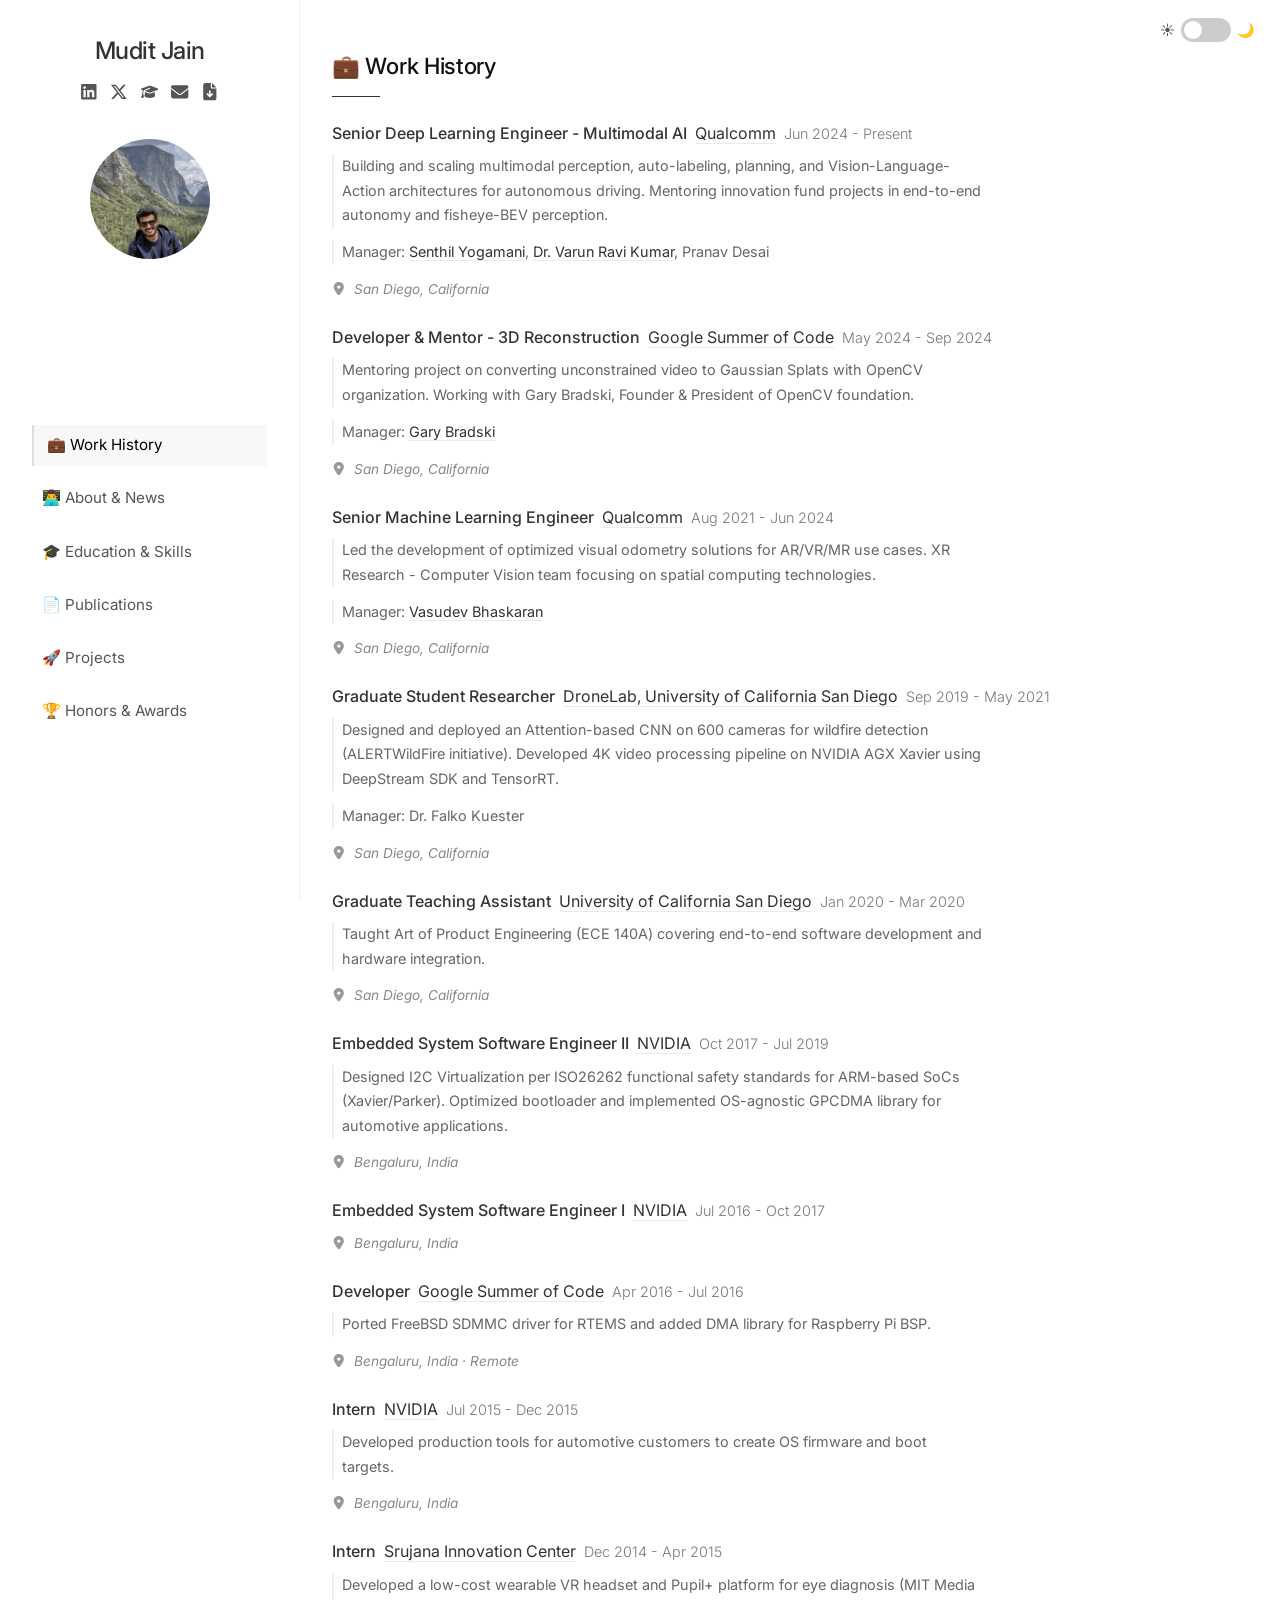
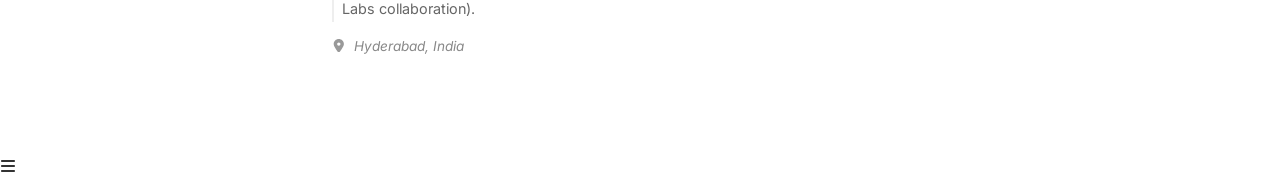
<file: index.html>
<!DOCTYPE html>
<html lang="en">
<head>
  <meta charset="UTF-8">
  <meta name="viewport" content="width=device-width, initial-scale=1.0">
  <meta name="description" content="Mudit Jain — Senior Deep Learning Engineer (Multimodal AI). 3D/2D Machine Learning, SLAM, Computer Vision, GPU programming, and Embedded Systems for autonomous driving.">
  <meta name="author" content="Mudit Jain">
  <link rel="canonical" href="https://mudit1729.github.io/">
  <title>Mudit Jain — Senior Deep Learning Engineer, Multimodal AI</title>

  <!-- Open Graph (LinkedIn, Facebook, Slack) -->
  <meta property="og:type" content="profile">
  <meta property="og:site_name" content="Mudit Jain">
  <meta property="og:title" content="Mudit Jain — Senior Deep Learning Engineer, Multimodal AI">
  <meta property="og:description" content="3D/2D Machine Learning, SLAM, Computer Vision, GPU programming, and Embedded Systems for autonomous driving.">
  <meta property="og:url" content="https://mudit1729.github.io/">
  <meta property="og:image" content="https://mudit1729.github.io/og-image.jpg">
  <meta property="og:image:width" content="800">
  <meta property="og:image:height" content="800">
  <meta property="og:image:alt" content="Mudit Jain">
  <meta property="profile:first_name" content="Mudit">
  <meta property="profile:last_name" content="Jain">

  <!-- Twitter / X -->
  <meta name="twitter:card" content="summary">
  <meta name="twitter:site" content="@Mudit1729">
  <meta name="twitter:creator" content="@Mudit1729">
  <meta name="twitter:title" content="Mudit Jain — Senior Deep Learning Engineer, Multimodal AI">
  <meta name="twitter:description" content="3D/2D Machine Learning, SLAM, Computer Vision, GPU programming, and Embedded Systems for autonomous driving.">
  <meta name="twitter:image" content="https://mudit1729.github.io/og-image.jpg">

  <!-- Structured data -->
  <script type="application/ld+json">
  {
    "@context": "https://schema.org",
    "@type": "Person",
    "name": "Mudit Jain",
    "url": "https://mudit1729.github.io/",
    "image": "https://mudit1729.github.io/og-image.jpg",
    "jobTitle": "Senior Deep Learning Engineer, Multimodal AI",
    "worksFor": { "@type": "Organization", "name": "Qualcomm" },
    "alumniOf": [
      { "@type": "CollegeOrUniversity", "name": "University of California San Diego" },
      { "@type": "CollegeOrUniversity", "name": "Birla Institute of Technology and Science, Pilani" }
    ],
    "knowsAbout": ["Multimodal AI", "Computer Vision", "SLAM", "Autonomous Driving", "Deep Learning", "GPU Programming", "3D Reconstruction"],
    "sameAs": [
      "https://www.linkedin.com/in/muditj1729/",
      "https://x.com/Mudit1729",
      "https://scholar.google.com/citations?hl=en&user=PRbyQEAAAAAJ",
      "https://github.com/mudit1729"
    ]
  }
  </script>
  <link rel="icon" href="data:image/svg+xml,<svg xmlns=%22http://www.w3.org/2000/svg%22 viewBox=%220 0 100 100%22><text y=%22.9em%22 font-size=%2290%22>🚀</text></svg>">
  <link rel="preload" href="https://fonts.googleapis.com/css2?family=Inter:wght@300;400;500;600&display=swap" as="style">
  <link rel="preconnect" href="https://fonts.googleapis.com">
  <link rel="preconnect" href="https://fonts.gstatic.com" crossorigin>
  <link href="https://fonts.googleapis.com/css2?family=Inter:wght@300;400;500;600&display=swap" rel="stylesheet" media="print" onload="this.media='all'">
  <!-- Icons are inlined as SVG (see sprite in <body>); no external icon font needed. -->
  <noscript>
    <link href="https://fonts.googleapis.com/css2?family=Inter:wght@300;400;500;600&display=swap" rel="stylesheet">
  </noscript>
  <style>
    /* Critical CSS for above-the-fold content */
    body {font-family:'Inter',sans-serif;background:#fff;color:#333;line-height:1.6;transition:background-color 0.3s ease, color 0.3s ease;}
    body.dark-mode {background:#1a1a1a;color:#eee;}
    .container {display:flex;min-height:100vh;}
    .sidebar {width:300px;padding:2rem;position:fixed;top:0;left:0;bottom:0;background:#fff;border-right:1px solid #f0f0f0;display:flex;flex-direction:column;transition:background-color 0.3s ease, border-color 0.3s ease;}
    body.dark-mode .sidebar {background:#1a1a1a;border-right:1px solid #333;}
    .profile-section {display:flex;align-items:center;justify-content:center;flex-direction:column;margin-bottom:1rem;flex:0 0 auto;}
    .profile-img {width:120px;height:120px;border-radius:50%;object-fit:cover;}
    .header-title {text-align:center;margin-bottom:1rem;}
    .sidebar h1 {font-weight:500;letter-spacing:-0.5px;font-size:1.5rem;margin-bottom:0.5rem;}
    .social-icons {display:flex;gap:0.8rem;justify-content:center;margin-bottom:1rem;}
    .social-icons a {color:#555;font-size:1.1rem;transition:color 0.3s ease;}
    body.dark-mode .social-icons a {color:#aaa;}
    .nav-container {flex:1 0 auto;display:flex;flex-direction:column;justify-content:center;margin:2rem 0;}
    .nav-links {list-style:none;}
    .nav-links li {margin-bottom:0.8rem;}
    .nav-links a {display:block;padding:0.5rem;text-decoration:none;color:#555;font-size:0.95rem;transition:all 0.3s ease;border-left:2px solid transparent;}
    body.dark-mode .nav-links a {color:#aaa;}
    .main-content {margin-left:300px;padding:2rem;width:calc(100% - 300px);transition:margin-left 0.5s ease,width 0.5s ease;}
    .theme-switch-wrapper {
      display: flex;
      align-items: center;
      position: absolute;
      top: 18px;
      right: 20px;
      z-index: 10;
    }
    .theme-switch {display:inline-block;position:relative;width:50px;height:24px;}
    .theme-switch input {opacity:0;width:0;height:0;}
    .slider {position:absolute;cursor:pointer;top:0;left:0;right:0;bottom:0;background-color:#ccc;transition:.4s;border-radius:24px;}
    .slider:before {position:absolute;content:"";height:18px;width:18px;left:3px;bottom:3px;background-color:white;transition:.4s;border-radius:50%;}
    input:checked + .slider {background-color:#6a5acd;}
    input:checked + .slider:before {transform:translateX(26px);}
    .theme-icon {margin:0 6px;font-size:14px;color:#555;}
    body.dark-mode .theme-icon {color:#aaa;}
    .ic {width:1em;height:1em;fill:currentColor;display:inline-block;vertical-align:-0.125em;flex:none;}
    .skip-link {position:absolute;left:-9999px;top:auto;background:#6a5acd;color:#fff;padding:0.6rem 1rem;border-radius:4px;z-index:2000;text-decoration:none;}
    .skip-link:focus {left:1rem;top:1rem;}
  </style>
  <style>
    /* Basic Reset */
    * {
      margin: 0;
      padding: 0;
      box-sizing: border-box;
      scroll-behavior: smooth;
    }
    body {
      font-family: 'Inter', sans-serif;
      background: #ffffff;
      color: #333;
      line-height: 1.6;
      overflow-x: hidden;
      transition: background-color 0.3s ease, color 0.3s ease;
    }
    body.dark-mode {
      background: #1a1a1a;
      color: #eee;
    }
    .container {
      display: flex;
      min-height: 100vh;
      position: relative;
    }
    .sidebar {
      width: 300px;
      padding: 2rem;
      position: fixed;
      top: 0;
      left: 0;
      bottom: 0;
      background: #fff;
      border-right: 1px solid #f0f0f0;
      overflow-y: hidden; /* Hide scrollbar */
      transition: transform 0.5s ease, background-color 0.3s ease, border-color 0.3s ease;
      display: flex;
      flex-direction: column;
    }
    body.dark-mode .sidebar {
      background: #1a1a1a;
      border-right: 1px solid #333;
    }
    body.dark-mode section h2,
    body.dark-mode .position,
    body.dark-mode .education-item h3,
    body.dark-mode .project-item h3,
    body.dark-mode .award-item h3,
    body.dark-mode .blog-item h3,
    body.dark-mode .company,
    body.dark-mode h3 {
      color: #eee;
    }
    .main-content {
      margin-left: 300px;
      padding: 2rem;
      width: calc(100% - 300px);
      transition: margin-left 0.5s ease, width 0.5s ease;
      position: relative; /* For custom scrollbar positioning */
    }
    
    /* Hide default scrollbar for all browsers */
    .main-content::-webkit-scrollbar {
      display: none;
    }
    
    /* For Firefox */
    .main-content {
      scrollbar-width: none;
    }
    
    /* For IE and Edge */
    .main-content {
      -ms-overflow-style: none;
    }
    
    .header-title {
      text-align: center;
      margin-bottom: 1rem;
    }
    .sidebar h1 {
      font-weight: 500;
      letter-spacing: -0.5px;
      font-size: 1.5rem;
      margin-bottom: 0.5rem;
      transition: color 0.3s ease;
    }
    .social-icons {
      display: flex;
      gap: 0.8rem;
      justify-content: center;
      margin-bottom: 1rem;
    }
    .social-icons a {
      color: #555;
      font-size: 1.1rem;
      transition: color 0.3s ease;
    }
    .social-icons a:hover {
      color: #000;
    }
    body.dark-mode .social-icons a {
      color: #aaa;
    }
    body.dark-mode .social-icons a:hover {
      color: #fff;
    }
    .profile-section {
      display: flex;
      align-items: center;
      justify-content: center;
      flex-direction: column;
      margin-bottom: 1rem;
      flex: 0 0 auto;
    }
    .nav-container {
      flex: 1 0 auto;
      display: flex;
      flex-direction: column;
      justify-content: center;
      margin: 2rem 0;
    }
    .profile-img {
      width: 120px;
      height: 120px;
      border-radius: 50%;
      object-fit: cover;
      margin-bottom: 1.2rem;
      filter: grayscale(20%);
      transition: filter 0.3s ease;
    }
    .profile-img:hover {
      filter: grayscale(0%);
    }
    .intro {
      text-align: center;
      margin: 0 auto 1.5rem;
      color: #444;
      font-weight: 300;
      font-size: 0.95rem;
    }
    .download-cv {
      display: inline-block;
      padding: 0.6rem 1.2rem;
      background: #f5f5f5;
      color: #333;
      text-decoration: none;
      border-radius: 4px;
      font-size: 0.9rem;
      border: 1px solid #e0e0e0;
      transition: all 0.3s ease;
      margin-bottom: 1rem;
    }
    .download-cv:hover {
      background: #e9e9e9;
    }
    body.dark-mode .download-cv {
      background: #2a2a2a;
      color: #eee;
      border: 1px solid #444;
    }
    body.dark-mode .download-cv:hover {
      background: #333;
    }
    .nav-links {
      list-style: none;
    }
    .nav-links li {
      margin-bottom: 0.8rem;
    }
    .nav-links a {
      display: block;
      padding: 0.5rem;
      text-decoration: none;
      color: #555;
      font-size: 0.95rem;
      transition: all 0.3s ease;
      border-left: 2px solid transparent;
    }
    .nav-links a:hover, .nav-links a.active {
      color: #000;
      background: #f8f8f8;
      border-left: 2px solid #ddd;
      padding-left: 0.8rem;
    }
    body.dark-mode .nav-links a {
      color: #aaa;
    }
    body.dark-mode .nav-links a:hover, body.dark-mode .nav-links a.active {
      color: #fff;
      background: #2a2a2a;
      border-left: 2px solid #555;
    }
    section {
      margin-bottom: 4rem;
      padding-top: 1rem;
    }
    section h2 {
      font-size: 1.4rem;
      font-weight: 500;
      margin-bottom: 1.5rem;
      letter-spacing: -0.3px;
      color: #111;
      position: relative;
      padding-bottom: 0.8rem;
      transition: color 0.3s ease;
    }
    section h2::after {
      content: "";
      position: absolute;
      left: 0;
      bottom: 0;
      height: 1px;
      width: 3rem;
      background: #333;
      transition: background-color 0.3s ease;
    }
    body.dark-mode section h2::after {
      background: #ccc;
    }
    body.dark-mode .sidebar h1 {
      color: #eee;
    }
    .news p {
      margin-bottom: 0.8rem;
      font-size: 0.95rem;
    }
    p {
      color: #555;
      margin-bottom: 0.8rem;
      font-size: 0.95rem;
      max-width: 650px;
      line-height: 1.7;
      transition: color 0.3s ease;
    }
    body.dark-mode p,
    body.dark-mode .company a,
    body.dark-mode .duration,
    body.dark-mode .location,
    body.dark-mode .description,
    body.dark-mode .project-meta,
    body.dark-mode .award-meta,
    body.dark-mode .education-degree,
    body.dark-mode .education-year,
    body.dark-mode .education-details {
      color: #bbb;
    }
    .experience-list {
      list-style: none;
    }
    .experience-item {
      margin-bottom: 1.5rem;
      position: relative;
    }
    .experience-header {
      display: flex;
      flex-wrap: wrap;
      margin-bottom: 0.5rem;
      align-items: baseline;
    }
    .position {
      font-weight: 500;
      color: #333;
      margin-right: 0.5rem;
      font-size: 1rem;
      transition: color 0.3s ease;
    }
    .company {
      font-weight: 400;
      color: #555;
      margin-right: 0.5rem;
      font-size: 1rem;
      transition: color 0.3s ease;
    }
    .company::selection {
      background: #f0f0f0;
    }
    .duration {
      font-weight: 300;
      color: #777;
      font-size: 0.9rem;
    }
    .description {
      color: #666;
      font-size: 0.9rem;
      padding-left: 0.5rem;
      border-left: 2px solid #eee;
      transition: color 0.3s ease, border-color 0.3s ease;
    }
    body.dark-mode .description {
      border-left: 2px solid #444;
    }
    .description a {
      color: #333;
      text-decoration: none;
      border-bottom: 1px solid #eaeaea;
      transition: all 0.3s ease;
    }
    .description a:hover {
      color: #000;
      border-bottom: 1px solid #999;
    }
    .description.small {
      font-size: 0.85rem;
      color: #777;
    }
    .skills-container {
      display: flex;
      flex-wrap: wrap;
      gap: 0.5rem;
    }
    .skill-tag {
      background: #f5f5f5;
      padding: 0.4rem 0.8rem;
      border-radius: 3px;
      font-size: 0.85rem;
      color: #444;
      transition: all 0.3s ease;
    }
    .skill-tag:hover {
      background: #eaeaea;
    }
    body.dark-mode .skill-tag {
      background: #2a2a2a;
      color: #ddd;
    }
    body.dark-mode .skill-tag:hover {
      background: #333;
    }
    .education-item {
      margin-bottom: 1rem;
    }
    .education-item h3 {
      font-weight: 500;
      font-size: 1rem;
      color: #333;
      margin-bottom: 0.3rem;
      transition: color 0.3s ease;
    }
    .education-details {
      font-size: 0.9rem;
      color: #666;
      margin-bottom: 0.3rem;
    }
    .project-item {
      margin-bottom: 1.8rem;
    }
    .project-item h3 {
      font-weight: 500;
      font-size: 1.05rem;
      color: #333;
      margin-bottom: 0.4rem;
      transition: color 0.3s ease;
    }
    .project-item h3 a {
      color: #333;
      text-decoration: none;
      border-bottom: 1px solid #eaeaea;
      transition: all 0.3s ease;
    }
    .project-item h3 a:hover {
      color: #000;
      border-bottom: 1px solid #999;
    }
    body.dark-mode .project-item h3 a {
      color: #ddd;
      border-bottom: 1px solid #444;
    }
    body.dark-mode .project-item h3 a:hover,
    body.dark-mode .company a:hover,
    body.dark-mode .blog-item h3 a:hover,
    body.dark-mode .description a:hover {
      color: #fff;
      border-bottom: 1px solid #777;
    }
    .project-item p {
      margin-bottom: 0.5rem;
      line-height: 1.5;
    }
    .project-meta {
      font-size: 0.8rem;
      color: #888;
      margin-top: 0.3rem;
      font-style: italic;
    }
    .location {
      font-size: 0.85rem;
      color: #888;
      font-style: italic;
      margin-top: 0.4rem;
    }
    .location .ic {
      margin-right: 0.3rem;
      color: #999;
    }
    .company a {
      color: #333;
      text-decoration: none;
      border-bottom: 1px solid #eaeaea;
      transition: all 0.3s ease;
    }
    .company a:hover {
      color: #000;
      border-bottom: 1px solid #999;
    }
    body.dark-mode .company a,
    body.dark-mode .blog-item h3 a,
    body.dark-mode .description a {
      color: #bbb;
      border-bottom: 1px solid #444;
    }
    .award-item {
      margin-bottom: 1.5rem;
    }
    .award-item h3 {
      font-weight: 500;
      font-size: 1.05rem;
      color: #333;
      margin-bottom: 0.2rem;
      transition: color 0.3s ease;
    }
    .award-meta {
      font-size: 0.8rem;
      color: #888;
      margin-bottom: 0.4rem;
      font-style: italic;
    }
    .education-item {
      margin-bottom: 2rem;
      position: relative;
    }
    .education-header {
      display: flex;
      justify-content: space-between;
      align-items: baseline;
      margin-bottom: 0.3rem;
    }
    .education-item h3 {
      font-weight: 500;
      font-size: 1.05rem;
      color: #333;
      margin-bottom: 0;
    }
    .education-year {
      font-size: 0.9rem;
      color: #777;
      font-weight: 400;
    }
    .education-degree {
      font-size: 0.95rem;
      color: #555;
      margin-bottom: 0.7rem;
    }
    .education-details-container {
      display: flex;
      flex-wrap: wrap;
      gap: 0.5rem;
    }
    .education-tag {
      background: #f0f0f0;
      padding: 0.3rem 0.7rem;
      border-radius: 3px;
      font-size: 0.8rem;
      color: #555;
      transition: background-color 0.3s ease, color 0.3s ease;
    }
    body.dark-mode .education-tag {
      background: #2a2a2a;
      color: #ccc;
    }
    @media (max-width: 768px) {
      .sidebar {
        transform: translateX(-100%);
        z-index: 1000;
      }
      .main-content {
        margin-left: 0;
        width: 100%;
      }
      .menu-toggle {
        display: block;
        position: fixed;
        top: 10px;
        right: 10px;
        z-index: 1001;
        background: #fff;
        border: 1px solid #eee;
        padding: 0.5rem;
        border-radius: 3px;
        cursor: pointer;
      }
      body.menu-open .sidebar {
        transform: translateX(0);
      }
    }
  </style>
</head>
<body>
  <a href="#main" class="skip-link">Skip to content</a>

  <!-- Inline icon sprite (replaces Font Awesome) -->
  <svg width="0" height="0" style="position:absolute;overflow:hidden" aria-hidden="true" focusable="false">
    <symbol id="i-linkedin" viewBox="0 0 448 512"><path d="M416 32H31.9C14.3 32 0 46.5 0 64.3v383.4C0 465.5 14.3 480 31.9 480H416c17.6 0 32-14.5 32-32.3V64.3c0-17.8-14.4-32.3-32-32.3zM135.4 416H69V202.2h66.5V416zm-33.2-243c-21.3 0-38.5-17.3-38.5-38.5S80.9 96 102.2 96c21.2 0 38.5 17.3 38.5 38.5 0 21.3-17.2 38.5-38.5 38.5zm282.1 243h-66.4V312c0-24.8-.5-56.7-34.5-56.7-34.6 0-39.9 27-39.9 54.9V416h-66.4V202.2h63.7v29.2h.9c8.9-16.8 30.6-34.5 62.9-34.5 67.2 0 79.7 44.3 79.7 101.9V416z"/></symbol>
    <symbol id="i-x-twitter" viewBox="0 0 512 512"><path d="M389.2 48h70.6L305.6 224.2 487 464H345L233.7 318.6 106.5 464H35.8L200.7 275.5 26.8 48H172.4L272.9 180.9 389.2 48zM364.4 421.8h39.1L151.1 88h-42L364.4 421.8z"/></symbol>
    <symbol id="i-github" viewBox="0 0 496 512"><path d="M165.9 397.4c0 2-2.3 3.6-5.2 3.6-3.3.3-5.6-1.3-5.6-3.6 0-2 2.3-3.6 5.2-3.6 3-.3 5.6 1.3 5.6 3.6zm-31.1-4.5c-.7 2 1.3 4.3 4.3 4.9 2.6 1 5.6 0 6.2-2s-1.3-4.3-4.3-5.2c-2.6-.7-5.5.3-6.2 2.3zm44.2-1.7c-2.9.7-4.9 2.6-4.6 4.9.3 2 2.9 3.3 5.9 2.6 2.9-.7 4.9-2.6 4.6-4.6-.3-1.9-3-3.2-5.9-2.9zM244.8 8C106.1 8 0 113.3 0 252c0 110.9 69.8 205.8 169.5 239.2 12.8 2.3 17.3-5.6 17.3-12.1 0-6.2-.3-40.4-.3-61.4 0 0-70 15-84.7-29.8 0 0-11.4-29.1-27.8-36.6 0 0-22.9-15.7 1.6-15.4 0 0 24.9 2 38.6 25.8 21.9 38.6 58.6 27.5 72.9 20.9 2.3-16 8.8-27.1 16-33.7-55.9-6.2-112.3-14.3-112.3-110.5 0-27.5 7.6-41.3 23.6-58.9-2.6-6.5-11.1-33.3 2.6-67.9 20.9-6.5 69 27 69 27 20-5.6 41.5-8.5 62.8-8.5s42.8 2.9 62.8 8.5c0 0 48.1-33.6 69-27 13.7 34.7 5.2 61.4 2.6 67.9 16 17.7 25.8 31.5 25.8 58.9 0 96.5-58.9 104.2-114.8 110.5 9.2 7.9 17 22.9 17 46.4 0 33.7-.3 75.4-.3 83.6 0 6.5 4.6 14.4 17.3 12.1C428.2 457.8 496 362.9 496 252 496 113.3 383.5 8 244.8 8zM97.2 352.9c-1.3 1-1 3.3.7 5.2 1.6 1.6 3.9 2.3 5.2 1 1.3-1 1-3.3-.7-5.2-1.6-1.6-3.9-2.3-5.2-1zm-10.8-8.1c-.7 1.3.3 2.9 2.3 3.9 1.6 1 3.6.7 4.3-.7.7-1.3-.3-2.9-2.3-3.9-2-.6-3.6-.3-4.3.7zm32.4 35.6c-1.6 1.3-1 4.3 1.3 6.2 2.3 2.3 5.2 2.6 6.5 1 1.3-1.3.7-4.3-1.3-6.2-2.2-2.3-5.2-2.6-6.5-1zm-11.4-14.7c-1.6 1-1.6 3.6 0 5.9 1.6 2.3 4.3 3.3 5.6 2.3 1.6-1.3 1.6-3.9 0-6.2-1.4-2.3-4-3.3-5.6-2z"/></symbol>
    <symbol id="i-graduation-cap" viewBox="0 0 640 512"><path d="M320 32c-8.1 0-16.1 1.4-23.7 4.1L15.8 137.4C6.3 140.9 0 149.9 0 160s6.3 19.1 15.8 22.6l57.9 20.9C57.3 229.3 48 259.8 48 291.9l0 28.1c0 28.4-10.8 57.7-22.3 80.8c-6.5 13-13.9 25.8-22.5 37.6C0 442.7-.9 448.3 .9 453.4s6 8.9 11.2 10.2l64 16c4.2 1.1 8.7 .3 12.4-2s6.3-6.1 7.1-10.4c8.6-42.8 4.3-81.2-2.1-108.7C90.3 344.3 86 329.8 80 316.5l0-24.6c0-30.2 10.2-58.7 27.9-81.5c12.9-15.5 29.6-28 49.2-35.7l157-61.7c8.2-3.2 17.5 .8 20.7 9s-.8 17.5-9 20.7l-157 61.7c-12.4 4.9-23.3 12.4-32.2 21.6l159.6 57.6c7.6 2.7 15.6 4.1 23.7 4.1s16.1-1.4 23.7-4.1L624.2 182.6c9.5-3.4 15.8-12.5 15.8-22.6s-6.3-19.1-15.8-22.6L343.7 36.1C336.1 33.4 328.1 32 320 32zM128 408c0 35.3 86 72 192 72s192-36.7 192-72L496.7 262.6 354.5 314c-11.1 4-22.8 6-34.5 6s-23.5-2-34.5-6L143.3 262.6 128 408z"/></symbol>
    <symbol id="i-envelope" viewBox="0 0 512 512"><path d="M48 64C21.5 64 0 85.5 0 112c0 15.1 7.1 29.3 19.2 38.4L236.8 313.6c11.4 8.5 27 8.5 38.4 0L492.8 150.4c12.1-9.1 19.2-23.3 19.2-38.4c0-26.5-21.5-48-48-48L48 64zM0 176L0 384c0 35.3 28.7 64 64 64l384 0c35.3 0 64-28.7 64-64l0-208L294.4 339.2c-22.8 17.1-54 17.1-76.8 0L0 176z"/></symbol>
    <symbol id="i-file-arrow-down" viewBox="0 0 384 512"><path d="M64 0C28.7 0 0 28.7 0 64L0 448c0 35.3 28.7 64 64 64l256 0c35.3 0 64-28.7 64-64l0-288-128 0c-17.7 0-32-14.3-32-32L224 0 64 0zM256 0l0 128 128 0L256 0zM216 232l0 102.1 31-31c9.4-9.4 24.6-9.4 33.9 0s9.4 24.6 0 33.9l-72 72c-9.4 9.4-24.6 9.4-33.9 0l-72-72c-9.4-9.4-9.4-24.6 0-33.9s24.6-9.4 33.9 0l31 31L168 232c0-13.3 10.7-24 24-24s24 10.7 24 24z"/></symbol>
    <symbol id="i-location-dot" viewBox="0 0 384 512"><path d="M215.7 499.2C267 435 384 279.4 384 192C384 86 298 0 192 0S0 86 0 192c0 87.4 117 243 168.3 307.2c12.3 15.3 35.1 15.3 47.4 0zM192 128a64 64 0 1 1 0 128 64 64 0 1 1 0-128z"/></symbol>
    <symbol id="i-external" viewBox="0 0 512 512"><path d="M320 0c-17.7 0-32 14.3-32 32s14.3 32 32 32l82.7 0L201.4 265.4c-12.5 12.5-12.5 32.8 0 45.3s32.8 12.5 45.3 0L448 109.3l0 82.7c0 17.7 14.3 32 32 32s32-14.3 32-32l0-160c0-17.7-14.3-32-32-32L320 0zM80 32C35.8 32 0 67.8 0 112L0 432c0 44.2 35.8 80 80 80l320 0c44.2 0 80-35.8 80-80l0-112c0-17.7-14.3-32-32-32s-32 14.3-32 32l0 112c0 8.8-7.2 16-16 16L80 448c-8.8 0-16-7.2-16-16l0-320c0-8.8 7.2-16 16-16l112 0c17.7 0 32-14.3 32-32s-14.3-32-32-32L80 32z"/></symbol>
    <symbol id="i-bars" viewBox="0 0 448 512"><path d="M0 96C0 78.3 14.3 64 32 64l384 0c17.7 0 32 14.3 32 32s-14.3 32-32 32L32 128C14.3 128 0 113.7 0 96zM0 256c0-17.7 14.3-32 32-32l384 0c17.7 0 32 14.3 32 32s-14.3 32-32 32L32 288c-17.7 0-32-14.3-32-32zM448 416c0 17.7-14.3 32-32 32L32 448c-17.7 0-32-14.3-32-32s14.3-32 32-32l384 0c17.7 0 32 14.3 32 32z"/></symbol>
  </svg>

  <div class="theme-switch-wrapper">
    <span class="theme-icon">☀️</span>
    <label class="theme-switch" for="checkbox">
      <input type="checkbox" id="checkbox" aria-label="Toggle dark mode" />
      <span class="slider"></span>
    </label>
    <span class="theme-icon">🌙</span>
  </div>
  
  <div class="container">
    <aside class="sidebar">
      <div class="header-title">
        <h1>Mudit Jain</h1>
        <div class="social-icons">
          <a href="https://www.linkedin.com/in/muditj1729/" target="_blank" rel="noopener" title="LinkedIn" aria-label="LinkedIn"><svg class="ic" aria-hidden="true"><use href="#i-linkedin"></use></svg></a>
          <a href="https://x.com/Mudit1729" target="_blank" rel="noopener" title="X (Twitter)" aria-label="X (Twitter)"><svg class="ic" aria-hidden="true"><use href="#i-x-twitter"></use></svg></a>
          <a href="https://scholar.google.com/citations?hl=en&user=PRbyQEAAAAAJ" target="_blank" rel="noopener" title="Google Scholar" aria-label="Google Scholar"><svg class="ic" aria-hidden="true"><use href="#i-graduation-cap"></use></svg></a>
          <a href="mailto:muditj1801@gmail.com" title="Email" aria-label="Email"><svg class="ic" aria-hidden="true"><use href="#i-envelope"></use></svg></a>
          <a href="Resume.pdf" download title="Download CV" aria-label="Download CV"><svg class="ic" aria-hidden="true"><use href="#i-file-arrow-down"></use></svg></a>
        </div>
      </div>
      
      <div class="profile-section">
        <picture>
          <source srcset="profile.webp" type="image/webp">
          <img src="profile.jpeg" alt="Mudit Jain" class="profile-img" width="120" height="120" loading="eager" fetchpriority="high">
        </picture>
      </div>
      
      <div class="nav-container">
        <ul class="nav-links">
        <li><a href="#work" class="nav-link" data-section="work">💼 Work History</a></li>
        <li><a href="#about-news" class="nav-link" data-section="about-news">👨‍💻 About & News</a></li>
        <li><a href="#education-skills" class="nav-link" data-section="education-skills">🎓 Education & Skills</a></li>
        <li><a href="#publications" class="nav-link" data-section="publications">📄 Publications</a></li>
        <li><a href="#projects" class="nav-link" data-section="projects">🚀 Projects</a></li>
        <li><a href="#awards" class="nav-link" data-section="awards">🏆 Honors & Awards</a></li>
      </ul>
      </div>
    </aside>
    
    
    <div class="main-content" id="main">
      <section id="about-news" class="about-news section-content">
        <h2>👨‍💻 About Me</h2>
        <p>Hi, I'm Mudit Jain, an engineer at heart with expertise in 3D/2D Machine Learning, SLAM, Computer Vision, GPU programming, and Embedded Systems.</p>
        <p>Currently, my work is centered on using Multimodal AI, particularly fusing LiDAR and camera data for 2D/3D static/dynamic object detection/tracking. My interests include applied ML and CV research, real-time SLAM systems, and advancing computer vision capabilities for autonomous vehicles.</p>
        
        <h2>📰 News & Updates</h2>
        <div class="news">
          <p><strong>2026:</strong> Judge and mentor for the Qualcomm Innovation Fund 2026</p>
          <p><strong>2026:</strong> Paper accepted at ECCV 2026<br><em>BeyondSight: Object Permanence for End-to-End Autonomous Driving</em></p>
          <p><strong>2026:</strong> Paper accepted at OmniCV (CVPR Workshop 2026)<br><em>FishRoPE: Projective Rotary Position Embeddings for Omnidirectional Visual Perception</em></p>
          <p><strong>2025:</strong> Received 2 Qualcomm Distinguished Innovation Awards</p>
          <p><strong>2025:</strong> 6 patents submitted</p>
          <p><strong>2025:</strong> Mentor for Google Summer of Code (GSoC) with OpenCV</p>
          <p><strong>2025:</strong> Judge and mentor for the Qualcomm Innovation Fund 2025</p>
          <p><strong>2025:</strong> Reviewer for IEEE ITSC 2025 (Intelligent Transportation Systems Conference)</p>
          <p><strong>2025:</strong> Reviewer for IEEE IV 2025 (Intelligent Vehicles Symposium)</p>
          <p><strong>2024:</strong> Joined Qualcomm as Senior Deep Learning Engineer in Multimodal AI.</p>
          <p><strong>2024:</strong> Mentored a project at Google Summer of Code on 3D Reconstruction.</p>
          <p><strong>2024:</strong> Serving as a reviewer for WACV 2025.</p>
          <p><strong>2021:</strong> Joined Qualcomm as Senior Machine Learning Engineer, XR Research.</p>
          <p><strong>2021:</strong> Graduated with Master's degree from University of California San Diego.</p>
          <p><strong>2019:</strong> Started Master's in Electrical and Computer Engineering at UCSD.</p>
          <p><strong>2019:</strong> Joined DroneLab at UCSD as Graduate Student Researcher.</p>
          <p><strong>2017:</strong> Promoted to Embedded System Software Engineer II at NVIDIA.</p>
          <p><strong>2016:</strong> Joined NVIDIA as Embedded System Software Engineer I.</p>
          <p><strong>2016:</strong> Graduated with Bachelor's degree from BITS Pilani.</p>
          <p><strong>2016:</strong> Selected for Google Summer of Code as Developer for RTEMS.</p>
          <p><strong>2015:</strong> Joined NVIDIA as an Intern.</p>
          <p><strong>2014:</strong> Joined Srujana Innovation Center as an Intern.</p>
          <p><strong>2012:</strong> Started Bachelor's in Electronics and Communication at BITS Pilani.</p>
        </div>
      </section>

      <section id="work" class="work-history section-content">
        <h2>💼 Work History</h2>
        <ul class="experience-list">
          <li>
            <div class="experience-item">
              <div class="experience-header">
                <span class="position">Senior Deep Learning Engineer - Multimodal AI</span>
                <span class="company"><a href="https://www.qualcomm.com" target="_blank">Qualcomm</a></span>
                <span class="duration">Jun 2024 - Present</span>
              </div>
              <p class="description">Building and scaling multimodal perception, auto-labeling, planning, and Vision-Language-Action architectures for autonomous driving. Mentoring innovation fund projects in end-to-end autonomy and fisheye-BEV perception.</p>
              <p class="description">Manager: <a href="https://scholar.google.com/citations?user=z0a8rsYAAAAJ&hl=en&oi=sra" target="_blank">Senthil Yogamani</a>, <a href="https://scholar.google.com/citations?user=Tll071oAAAAJ&hl=en&oi=sra" target="_blank">Dr. Varun Ravi Kumar</a>, Pranav Desai</p>
              <p class="location"><svg class="ic" aria-hidden="true"><use href="#i-location-dot"></use></svg> San Diego, California</p>
            </div>
          </li>
          <li>
            <div class="experience-item">
              <div class="experience-header">
                <span class="position">Developer & Mentor - 3D Reconstruction</span>
                <span class="company"><a href="https://summerofcode.withgoogle.com/" target="_blank">Google Summer of Code</a></span>
                <span class="duration">May 2024 - Sep 2024</span>
              </div>
              <p class="description">Mentoring project on converting unconstrained video to Gaussian Splats with OpenCV organization. Working with Gary Bradski, Founder & President of OpenCV foundation.</p>
              <p class="description">Manager: <a href="https://en.wikipedia.org/wiki/Gary_Bradski" target="_blank">Gary Bradski</a></p>
              <p class="location"><svg class="ic" aria-hidden="true"><use href="#i-location-dot"></use></svg> San Diego, California</p>
            </div>
          </li>
          <li>
            <div class="experience-item">
              <div class="experience-header">
                <span class="position">Senior Machine Learning Engineer</span>
                <span class="company"><a href="https://www.qualcomm.com" target="_blank" >Qualcomm</a></span>
                <span class="duration">Aug 2021 - Jun 2024</span>
              </div>
              <p class="description">Led the development of optimized visual odometry solutions for AR/VR/MR use cases. XR Research - Computer Vision team focusing on spatial computing technologies.</p>
              <p class="description">Manager: <a href="https://scholar.google.com/citations?user=A93BbMAAAAAJ&hl=en&oi=ao" target="_blank">Vasudev Bhaskaran</a></p>
              <p class="location"><svg class="ic" aria-hidden="true"><use href="#i-location-dot"></use></svg> San Diego, California</p>
            </div>
          </li>
          <li>
            <div class="experience-item">
              <div class="experience-header">
                <span class="position">Graduate Student Researcher</span>
                <span class="company"><a href="https://dronelab.ucsd.edu/" target="_blank" >DroneLab, University of California San Diego</a></span>
                <span class="duration">Sep 2019 - May 2021</span>
              </div>
              <p class="description">Designed and deployed an Attention-based CNN on 600 cameras for wildfire detection (ALERTWildFire initiative). Developed 4K video processing pipeline on NVIDIA AGX Xavier using DeepStream SDK and TensorRT.</p>
              <p class="description">Manager: Dr. Falko Kuester</p>
              <p class="location"><svg class="ic" aria-hidden="true"><use href="#i-location-dot"></use></svg> San Diego, California</p>
            </div>
          </li>
          <li>
            <div class="experience-item">
              <div class="experience-header">
                <span class="position">Graduate Teaching Assistant</span>
                <span class="company"><a href="https://ucsd.edu" target="_blank" >University of California San Diego</a></span>
                <span class="duration">Jan 2020 - Mar 2020</span>
              </div>
              <p class="description">Taught Art of Product Engineering (ECE 140A) covering end-to-end software development and hardware integration.</p>
              <p class="location"><svg class="ic" aria-hidden="true"><use href="#i-location-dot"></use></svg> San Diego, California</p>
            </div>
          </li>
          <li>
            <div class="experience-item">
              <div class="experience-header">
                <span class="position">Embedded System Software Engineer II</span>
                <span class="company"><a href="https://www.nvidia.com" target="_blank" >NVIDIA</a></span>
                <span class="duration">Oct 2017 - Jul 2019</span>
              </div>
              <p class="description">Designed I2C Virtualization per ISO26262 functional safety standards for ARM-based SoCs (Xavier/Parker). Optimized bootloader and implemented OS-agnostic GPCDMA library for automotive applications.</p>
              <p class="location"><svg class="ic" aria-hidden="true"><use href="#i-location-dot"></use></svg> Bengaluru, India</p>
            </div>
          </li>
          <li>
            <div class="experience-item">
              <div class="experience-header">
                <span class="position">Embedded System Software Engineer I</span>
                <span class="company"><a href="https://www.nvidia.com" target="_blank" >NVIDIA</a></span>
                <span class="duration">Jul 2016 - Oct 2017</span>
              </div>
              <p class="location"><svg class="ic" aria-hidden="true"><use href="#i-location-dot"></use></svg> Bengaluru, India</p>
            </div>
          </li>
          <li>
            <div class="experience-item">
              <div class="experience-header">
                <span class="position">Developer</span>
                <span class="company"><a href="https://summerofcode.withgoogle.com/" target="_blank" >Google Summer of Code</a></span>
                <span class="duration">Apr 2016 - Jul 2016</span>
              </div>
              <p class="description">Ported FreeBSD SDMMC driver for RTEMS and added DMA library for Raspberry Pi BSP.</p>
              <p class="location"><svg class="ic" aria-hidden="true"><use href="#i-location-dot"></use></svg> Bengaluru, India · Remote</p>
            </div>
          </li>
          <li>
            <div class="experience-item">
              <div class="experience-header">
                <span class="position">Intern</span>
                <span class="company"><a href="https://www.nvidia.com" target="_blank" >NVIDIA</a></span>
                <span class="duration">Jul 2015 - Dec 2015</span>
              </div>
              <p class="description">Developed production tools for automotive customers to create OS firmware and boot targets.</p>
              <p class="location"><svg class="ic" aria-hidden="true"><use href="#i-location-dot"></use></svg> Bengaluru, India</p>
            </div>
          </li>
          <li>
            <div class="experience-item">
              <div class="experience-header">
                <span class="position">Intern</span>
                <span class="company"><a href="https://lvpmitra.com/" target="_blank" >Srujana Innovation Center</a></span>
                <span class="duration">Dec 2014 - Apr 2015</span>
              </div>
              <p class="description">Developed a low-cost wearable VR headset and Pupil+ platform for eye diagnosis (MIT Media Labs collaboration).</p>
              <p class="location"><svg class="ic" aria-hidden="true"><use href="#i-location-dot"></use></svg> Hyderabad, India</p>
            </div>
          </li>
        </ul>
      </section>

      <section id="education-skills" class="education-skills section-content">
        <h2>🎓 Education</h2>
        <ul class="experience-list">
          <li>
            <div class="experience-item">
              <div class="experience-header">
                <span class="position">Master's degree in Electrical and Computer Engineering</span>
                <span class="company"><a href="https://ucsd.edu" target="_blank">University of California San Diego (UCSD)</a></span>
                <span class="duration">2019-2021</span>
              </div>
              <p class="description">Specialization in Machine Learning and Data Science</p>
              <p class="description small">Courses: Linear Algebra, Probability and Statistics, Statistical Learning, Visual Learning, Computer Vision I & III, GPU Programming, Deep Learning and Applications</p>
            </div>
          </li>
          <li>
            <div class="experience-item">
              <div class="experience-header">
                <span class="position">Bachelor of Engineering (B.E.) in Electronics and Communication</span>
                <span class="company"><a href="https://www.bits-pilani.ac.in" target="_blank">Birla Institute of Technology and Science, Pilani</a></span>
                <span class="duration">2012-2016</span>
              </div>
            </div>
          </li>
        </ul>
        
        <h2>🛠️ Skills</h2>
        
        <h3>💻 Programming Languages</h3>
        <div class="skills-container">
          <span class="skill-tag">C++ <span class="tech-stack">[8+ years]</span></span>
          <span class="skill-tag">Python <span class="tech-stack">[8+ years]</span></span>
        </div>
        
        <h3>🧠 Technical Knowledge Domains</h3>
        <div class="skills-container">
          <span class="skill-tag">Multimodal Large Scale Deep Learning <span class="tech-stack">[Ray, Kubernetes, PyTorch]</span></span>
          <span class="skill-tag">2D/3D Object Detection & Tracking <span class="tech-stack">[LiDAR + Camera]</span></span>
          <span class="skill-tag">BEV Modeling</span>
          <span class="skill-tag">Prediction & Planning</span>
          <span class="skill-tag">End-to-End Autonomous Driving</span>
          <span class="skill-tag">Vision Language Action Models</span>
          <span class="skill-tag">Transformers <span class="tech-stack">[PEFT, HuggingFace]</span></span>
          <span class="skill-tag">Classical Computer Vision <span class="tech-stack">[C++, OpenCV]</span></span>
          <span class="skill-tag">3D Computer Vision</span>
          <span class="skill-tag">Machine Learning <span class="tech-stack">[PyTorch, JAX]</span></span>
          <span class="skill-tag">SLAM <span class="tech-stack">[ORB-SLAM, VINS Mono]</span></span>
          <span class="skill-tag">Non-linear Optimization <span class="tech-stack">[Eigen, g2o, ceres, GTSAM]</span></span>
          <span class="skill-tag">Bundle Adjustment</span>
          <span class="skill-tag">Camera Calibration</span>
          <span class="skill-tag">Pose Graph Optimization</span>
          <span class="skill-tag">IMU Preintegration</span>
          <span class="skill-tag">Bayesian Inference</span>
          <span class="skill-tag">Embedded Systems</span>
          <span class="skill-tag">SIMD Programming <span class="tech-stack">[CUDA]</span></span>
          <span class="skill-tag">Model & Data Parallelism</span>
          <span class="skill-tag">Model Optimization <span class="tech-stack">[TensorRT]</span></span>
          <span class="skill-tag">3D Reconstruction <span class="tech-stack">[NeRFs, Gaussian Splatting]</span></span>
        </div>
        
        <style>
          @media (max-width: 768px) {
            .programming-skills-grid {
              grid-template-columns: 1fr;
            }
          }
          .tech-stack {
            font-size: 0.8em;
            opacity: 0.7;
            font-style: italic;
          }
          h3 {
            font-size: 1.1rem;
            margin: 15px 0 10px 0;
            color: #444;
            position: relative;
            transition: color 0.3s ease;
          }
          body.dark-mode h3 {
            color: #eee;
          }
          .github-icon {
            margin-left: 6px;
            font-size: 1rem;
            color: #777;
            transition: color 0.3s ease;
            vertical-align: middle;
          }
          a:hover .github-icon {
            color: #000;
          }
          body.dark-mode .github-icon,
          body.dark-mode .blog-icon {
            color: #aaa;
          }
          body.dark-mode a:hover .github-icon,
          body.dark-mode a:hover .blog-icon {
            color: #fff;
          }
          .blog-icon {
            margin-left: 6px;
            font-size: 0.9rem;
            color: #777;
            transition: color 0.3s ease;
            vertical-align: middle;
          }
          a:hover .blog-icon {
            color: #000;
          }
          .blog-item h3 a {
            color: #333;
            text-decoration: none;
            border-bottom: 1px solid #eaeaea;
            transition: all 0.3s ease;
          }
          .blog-item h3 a:hover {
            color: #000;
            border-bottom: 1px solid #999;
          }
          .blog-item {
            margin-bottom: 1.8rem;
          }
        </style>
      </section>

      <section id="publications" class="publications section-content">
        <h2>📄 Publications</h2>

        <div class="project-item">
          <h3>
            <a href="https://arxiv.org/abs/2607.09138" target="_blank">BeyondSight: Object Permanence for End-to-End Autonomous Driving <svg class="ic github-icon" aria-hidden="true"><use href="#i-external"></use></svg></a>
          </h3>
          <p>Sandro Papais, Letian Wang, <strong>Mudit Jain</strong>, Behnaz Rezaei, Steven L. Waslander</p>
          <p>Maintains persistent representations of vehicles and obstacles even while occluded, introducing the nuScenes-Permanence dataset and improving detection of hidden actors and downstream planning.</p>
          <p class="project-meta">Accepted at ECCV 2026 · arXiv:2607.09138</p>
        </div>

        <div class="project-item">
          <h3>
            <a href="https://arxiv.org/abs/2604.10391" target="_blank">FishRoPE: Projective Rotary Position Embeddings for Omnidirectional Visual Perception <svg class="ic github-icon" aria-hidden="true"><use href="#i-external"></use></svg></a>
          </h3>
          <p>R. Ahuja, <strong>Mudit Jain</strong>, B. M. M. S. Sudhakar, V. Narayanan, P. Likhar, V. R. Kumar, et al.</p>
          <p>Adapts frozen vision foundation models to fisheye geometry via spherical-coordinate rotary position embeddings and LoRA, reaching state-of-the-art WoodScape 2D detection and SynWoodScapes BEV segmentation.</p>
          <p class="project-meta">Accepted at OmniCV, CVPR Workshop 2026 · arXiv:2604.10391</p>
        </div>
      </section>

      <section id="projects" class="projects section-content">
        <h2>🚀 Projects</h2>
        
        <div class="project-item">
          <h3>
            <a href="https://auto-driving-wiki.up.railway.app/" target="_blank">Autonomous Driving Wiki <svg class="ic github-icon" aria-hidden="true"><use href="#i-external"></use></svg></a>
          </h3>
          <p>A curated knowledge base for autonomous driving research, covering perception, planning, end-to-end models, and multimodal architectures with structured summaries and cross-references across papers and methods.</p>
        </div>

        <div class="project-item">
          <h3>
            <a href="https://github.com/mudit1729/navigation_rl" target="_blank">Minefield Navigator RL <svg class="ic github-icon" aria-hidden="true"><use href="#i-github"></use></svg></a>
          </h3>
          <p>Procedural partially-observable navigation where a recurrent agent sees only a 9×9 fog-of-war window and must reason around walls and mines. Trained with a staged pipeline (imitation → recurrent PPO → MCTS-guided GRPO) over a multi-stage curriculum, reaching 90% success on dense 20×20 maps under instant-death conditions.</p>
        </div>

        <div class="project-item">
          <h3>
            <a href="https://github.com/mudit1729/algorithm-visualizer" target="_blank">Algorithm Visualizer <svg class="ic github-icon" aria-hidden="true"><use href="#i-github"></use></svg></a>
          </h3>
          <p>Interactive step-through visualizer for 42 algorithm problems covering graphs, grids, union-find, tries, and more. Features 6 renderer types, weighted graph support, and auxiliary panels for queue/stack visualization.</p>
        </div>

        <div class="project-item">
          <h3>
            <a href="https://github.com/mudit1729/snake-rl" target="_blank">Snake RL from Pixels <svg class="ic github-icon" aria-hidden="true"><use href="#i-github"></use></svg></a>
          </h3>
          <p>Trains Snake agents directly from rendered board images, comparing plain DQN, DQN with configurable MCTS rollouts, and GRPO. Includes TensorBoard logging and video generation hooks.</p>
        </div>

        <div class="project-item">
          <h3>
            <a href="https://github.com/mudit1729/deduplication_embedding" target="_blank">Deduplication Embedding <svg class="ic github-icon" aria-hidden="true"><use href="#i-github"></use></svg></a>
          </h3>
          <p>Local near-duplicate question detection on the Quora Question Pairs dataset using sentence-transformers and HNSW-based approximate nearest neighbor search, with a retrieval-first pattern for semantic similarity and hard example mining.</p>
        </div>

        <div class="project-item">
          <h3>
            <a href="https://github.com/mudit1729/tictactoe-RL" target="_blank">Tic-Tac-Toe RL <svg class="ic github-icon" aria-hidden="true"><use href="#i-github"></use></svg></a>
          </h3>
          <p>Neural agents for Tic-Tac-Toe using plain DQN and DQN with MCTS-guided action selection, trained against a mixed minimax/random opponent. Includes a live browser demo with exported model weights.</p>
        </div>

        <div class="project-item">
          <h3>
            <a href="https://github.com/mudit1729/dinov2-od" target="_blank">DINOv2 Object Detection <svg class="ic github-icon" aria-hidden="true"><use href="#i-github"></use></svg></a>
          </h3>
          <p>Implementation of object detection using DINOv2 self-supervised vision transformers, enabling state-of-the-art zero-shot detection capabilities.</p>
        </div>
        
        <div class="project-item">
          <h3>
            <a href="https://github.com/mudit1729/ba_in_the_large" target="_blank">Bundle Adjustment in the Large <svg class="ic github-icon" aria-hidden="true"><use href="#i-github"></use></svg></a>
          </h3>
          <p>Optimization methods for large-scale bundle adjustment in 3D reconstruction challenges, focusing on efficiency and scalability.</p>
        </div>
        
        <div class="project-item">
          <h3>
            <a href="https://github.com/mudit1729/depth_estimation" target="_blank">Depth Estimation <svg class="ic github-icon" aria-hidden="true"><use href="#i-github"></use></svg></a>
          </h3>
          <p>Monocular depth estimation techniques for 3D scene understanding from 2D images using deep learning approaches.</p>
        </div>

        <div class="project-item">
          <h3>Custom CUDA Implementation for Multi-Agent Reinforcement Learning</h3>
          <p>Accelerated Q-table updates and reward policies for multi-agent Q-learning using CUDA, achieving 100% training accuracy and 99.8% test accuracy in under 4 minutes on a 46×46 grid with 512 agents.</p>
          <p class="project-meta">University of California San Diego • Jan 2021 - Mar 2021</p>
        </div>

        <div class="project-item">
          <h3>Speeding up Mario RL with Custom Torch C++ Extensions</h3>
          <p>Developed custom CUDA kernels for linear, pooling, ReLU, and convolutional layers to accelerate the training and inference of a CNN for a Double Q-learning based RL agent playing Mario.</p>
          <p class="project-meta">University of California San Diego • Jan 2021 - Mar 2021</p>
        </div>

        <div class="project-item">
          <h3>AlertWILDFire Plume Detection</h3>
          <p>Deployed an ensemble neural network model across 610 cameras in California for early wildfire detection, using modified MaskRCNN with focal loss and an EfficientNet-based segmentation model with SCSE attention.</p>
          <p class="project-meta">Drone Lab - UCSD • Jul 2020 - Jan 2021</p>
        </div>

        <div class="project-item">
          <h3>Domain Adaptation for Semantic Segmentation</h3>
          <p>Trained OCNet on Cityscapes dataset and used CycleGAN-based domain adaptation to generate real-world-like data from gaming data, improving model performance through expanded training data.</p>
          <p class="project-meta">University of California San Diego • Sep 2019 - Dec 2019</p>
        </div>

        <div class="project-item">
          <h3>Image Denoising using Deep CNNs</h3>
          <p>Implemented and compared DnCNN, UDnCNN, and DUDnCNN architectures for image denoising, achieving up to 99.85% accuracy with U-Net with dilated convolutions.</p>
          <p class="project-meta">University of California San Diego • Sep 2019 - Dec 2019</p>
        </div>

        <div class="project-item">
          <h3>3D Reconstruction of the Anterior Segment of the Eye</h3>
          <p>Developed image processing pipeline and GUI interface for 3D eye model reconstruction by projecting patterns on the anterior segment and applying PCA and object tracking techniques.</p>
          <p class="project-meta">Srujana Innovation Center and MIT Media Labs</p>
        </div>
      </section>

      <section id="awards" class="awards section-content">
        <h2>🏆 Honors & Awards</h2>
        
        <div class="award-item">
          <h3>2 Qualcomm Distinguished Innovation Awards</h3>
          <p class="award-meta">Qualcomm</p>
          <p>Recognized for outstanding contributions to innovation in multimodal AI and autonomous driving technologies.</p>
        </div>

        <div class="award-item">
          <h3>100% Tuition Scholarship</h3>
          <p class="award-meta">DroneLab, University of California San Diego</p>
          <p>Full tuition coverage for exceptional research contributions and academic merit.</p>
        </div>
        
        <div class="award-item">
          <h3>Telangana Overseas Scholarship</h3>
          <p class="award-meta">Government of Telangana • University of California San Diego</p>
          <p>Prestigious government scholarship awarded to exceptional students for pursuing graduate studies abroad.</p>
        </div>
        
        <div class="award-item">
          <h3>MCN Scholarship</h3>
          <p class="award-meta">Birla Institute of Technology and Science, Pilani</p>
          <p>Merit-based scholarship recognizing academic excellence and leadership potential.</p>
        </div>
      </section>

    </div>
  </div>

  <div class="menu-toggle" id="menuToggle" role="button" tabindex="0" aria-label="Open menu">
    <svg class="ic" aria-hidden="true"><use href="#i-bars"></use></svg>
  </div>

  <script defer>
    // Get all sections and navigation links
    document.addEventListener('DOMContentLoaded', function() {
      const sections = document.querySelectorAll('section');
      const navLinks = document.querySelectorAll('.nav-links a');
      const toggleSwitch = document.querySelector('#checkbox');
      
      // Check for saved theme preference or prefer-color-scheme
      const currentTheme = localStorage.getItem('theme');
      const prefersDarkScheme = window.matchMedia('(prefers-color-scheme: dark)');
      
      // If user has a saved preference, use that
      if (currentTheme) {
        document.body.classList.toggle('dark-mode', currentTheme === 'dark');
        toggleSwitch.checked = currentTheme === 'dark';
      } 
      // Otherwise, respect the system preference
      else if (prefersDarkScheme.matches) {
        document.body.classList.add('dark-mode');
        toggleSwitch.checked = true;
        localStorage.setItem('theme', 'dark');
      }
      
      // Theme switch event listener
      toggleSwitch.addEventListener('change', function(e) {
        if (e.target.checked) {
          document.body.classList.add('dark-mode');
          localStorage.setItem('theme', 'dark');
        } else {
          document.body.classList.remove('dark-mode');
          localStorage.setItem('theme', 'light');
        }
      });
      
      // Function to show only the active section
      function showActiveSection(sectionId) {
        // Hide all sections
        document.querySelectorAll('.section-content').forEach(section => {
          section.style.display = 'none';
        });
        
        // Show only the selected section
        const activeSection = document.querySelector(sectionId);
        if (activeSection) {
          activeSection.style.display = 'block';
        }
        
        // Update active class on navigation links
        navLinks.forEach(link => {
          link.classList.remove('active');
          if (link.getAttribute('href') === sectionId) {
            link.classList.add('active');
          }
        });
      }
      
      // Deep-linking: open the section named in the URL hash, else default to Work History
      function sectionFromHash() {
        const id = window.location.hash;
        const valid = /^#[A-Za-z][\w-]*$/.test(id) && document.querySelector(id + '.section-content');
        return valid ? id : '#work';
      }
      showActiveSection(sectionFromHash());

      // Keep sections in sync with back/forward navigation and manual hash edits
      window.addEventListener('popstate', function() { showActiveSection(sectionFromHash()); });
      window.addEventListener('hashchange', function() { showActiveSection(sectionFromHash()); });
      
      // Smooth scrolling and section switching for nav links
      navLinks.forEach(link => {
        link.addEventListener('click', function(e) {
          e.preventDefault();
          const targetId = this.getAttribute('href');
          if (window.history && history.pushState) {
            history.pushState(null, '', targetId);
          }
          showActiveSection(targetId);
          
          // Close menu on mobile after clicking
          if (window.innerWidth <= 768) {
            document.body.classList.remove('menu-open');
          }
        });
      });
  
      // Toggle mobile menu
      const menuToggle = document.getElementById('menuToggle');
      if (menuToggle) {
        menuToggle.addEventListener('click', function() {
          document.body.classList.toggle('menu-open');
        });
      }
    });
  </script>
</body>
</html>
</file>
